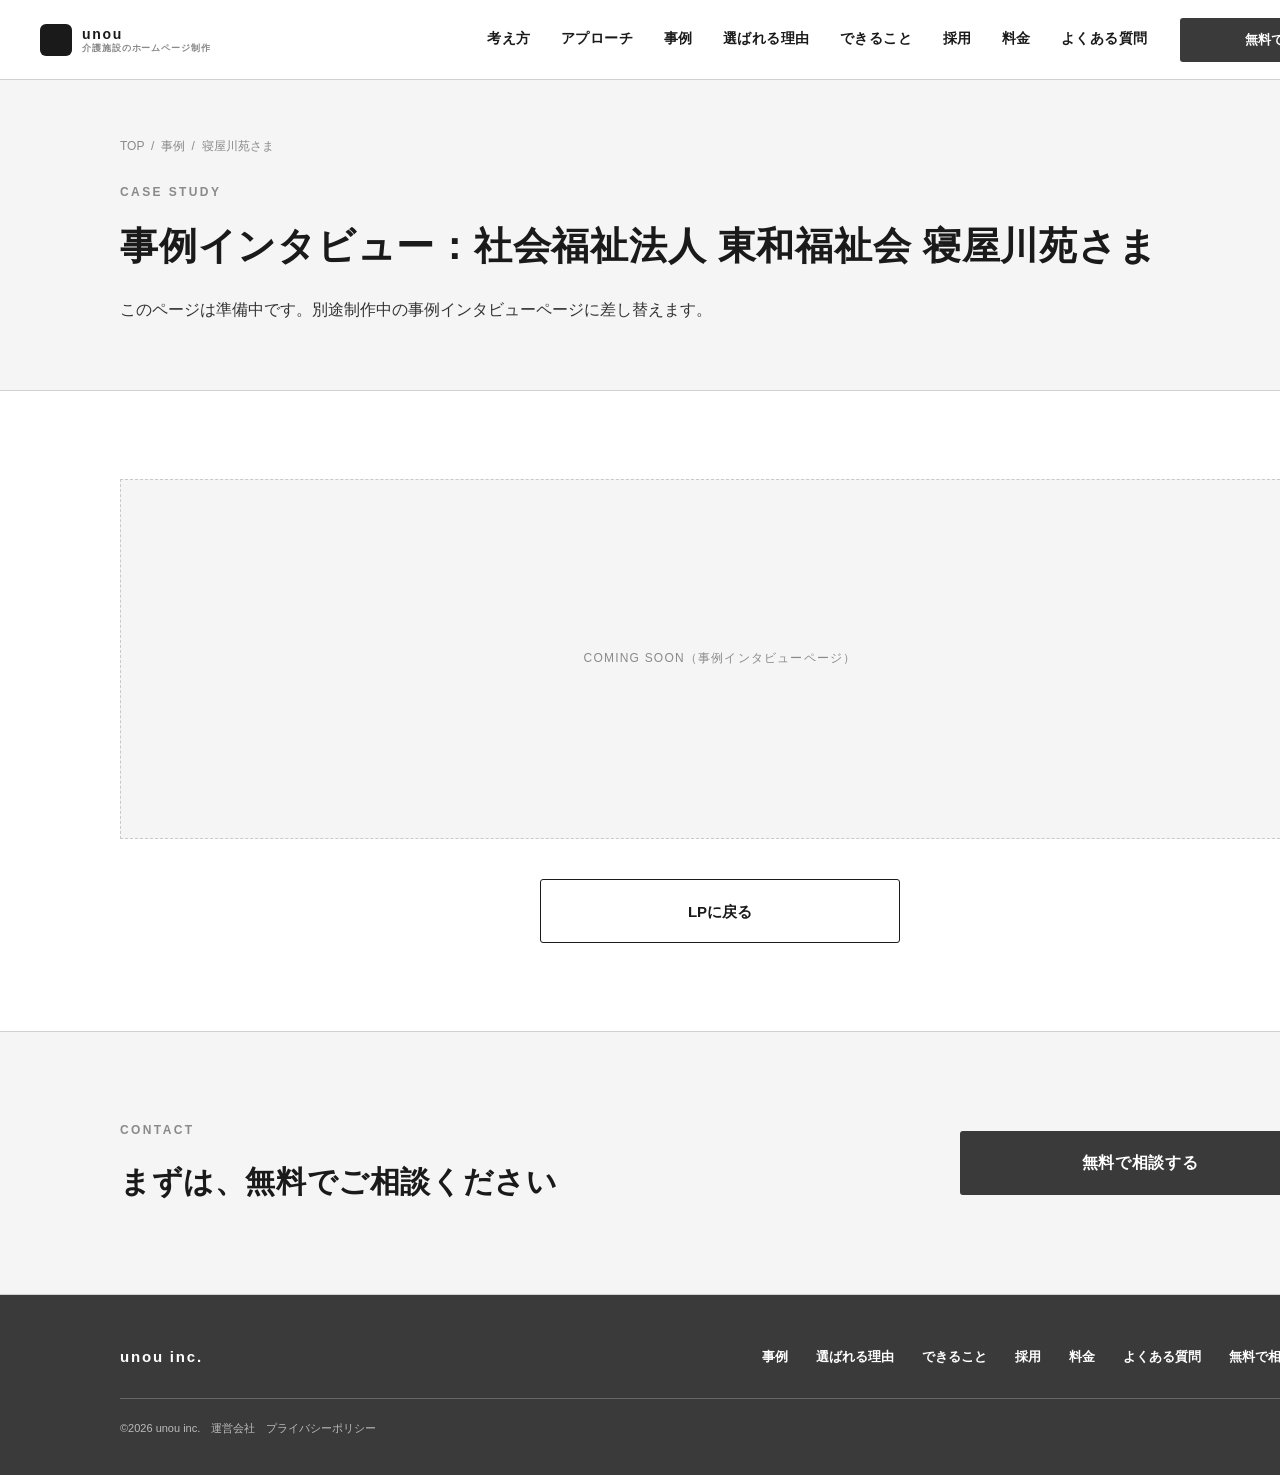
<file: case-neyagawaen-wf.html>
<!DOCTYPE html>
<html lang="ja">
<head>
<meta charset="UTF-8">
<title>事例インタビュー 寝屋川苑さま（準備中） — WF</title>
<style>
:root{--ink:#1a1a1a;--gray-1:#f5f5f5;--gray-2:#e4e4e4;--gray-3:#c9c9c9;--gray-4:#8a8a8a;--line:#d0d0d0;--dark:#3a3a3a;}
*{box-sizing:border-box;margin:0;padding:0;}
html,body{width:1440px;min-width:1440px;}
body{font-family:"Hiragino Kaku Gothic ProN","Hiragino Sans","Yu Gothic",Meiryo,sans-serif;color:var(--ink);background:#fff;line-height:1.8;-webkit-font-smoothing:antialiased;}
a{color:inherit;text-decoration:none;}
section{background:#fff;border-bottom:1px solid var(--line);width:1440px;padding:88px 120px;}
section.tint{background:var(--gray-1);}
.row{display:flex;}
.eyebrow{font-size:12px;letter-spacing:.2em;color:var(--gray-4);text-transform:uppercase;margin-bottom:16px;font-weight:600;}
h1{font-size:50px;line-height:1.45;letter-spacing:.02em;font-weight:700;}
h2{font-size:30px;line-height:1.6;letter-spacing:.02em;font-weight:700;margin-bottom:16px;}
h3{font-size:18px;font-weight:700;line-height:1.6;}
.lead{font-size:16px;color:#333;line-height:2;width:800px;}
.center{text-align:center;}
.center .lead{margin:0 auto;}
.ph{background:var(--gray-1);border:1px dashed var(--gray-3);display:flex;align-items:center;justify-content:center;color:var(--gray-4);font-size:12px;letter-spacing:.1em;}
.tint .ph{background:#fff;}
.btn{display:flex;align-items:center;justify-content:center;gap:12px;background:var(--dark);color:#fff;font-size:16px;font-weight:700;height:64px;width:360px;border-radius:3px;letter-spacing:.04em;}
.btn-line{display:flex;align-items:center;justify-content:center;gap:12px;background:#fff;border:1px solid var(--ink);font-size:15px;font-weight:700;height:64px;width:280px;border-radius:3px;}
.note{font-size:12px;color:var(--gray-4);line-height:1.8;}

/* header */
.hd{width:1440px;height:80px;background:#fff;border-bottom:1px solid var(--line);display:flex;align-items:center;padding:0 40px;}
.hd .logo{display:flex;align-items:center;gap:10px;width:300px;}
.hd .wm{font-size:14px;font-weight:700;letter-spacing:.12em;line-height:1.3;}
.hd .wm small{display:block;font-size:9px;font-weight:600;letter-spacing:.1em;color:var(--gray-4);}
.hd nav{display:flex;gap:30px;flex:1;justify-content:flex-end;margin-right:32px;}
.hd nav a{font-size:13.5px;font-weight:600;letter-spacing:.04em;}
.hd .hbtn{background:var(--dark);color:#fff;font-size:13px;font-weight:700;height:44px;width:220px;display:flex;align-items:center;justify-content:center;border-radius:3px;}

/* fv */
.fv{padding:80px 120px 72px;background:var(--gray-1);}
.fv .l{width:640px;margin-right:60px;}
.fv .r{width:500px;}
.fv .tag{display:flex;gap:8px;margin-bottom:24px;}
.chip{background:var(--gray-2);font-size:12px;font-weight:600;padding:4px 12px;border-radius:2px;}
.fv .sub{font-size:17px;line-height:2;color:#333;margin:24px 0 36px;}
.fv .kv{width:500px;height:420px;background:#fff;}
.fv .cta{display:flex;gap:16px;align-items:center;}
.stats{display:flex;gap:20px;margin-top:64px;}
.stat{width:386px;background:#fff;border:1px solid var(--line);padding:28px 28px 26px;}
.stat .k{font-size:12px;color:var(--gray-4);font-weight:600;letter-spacing:.06em;}
.stat .v{font-size:44px;font-weight:700;line-height:1.3;margin:4px 0 6px;}
.stat .v small{font-size:18px;margin-left:4px;}
.stat .d{font-size:13px;color:#444;line-height:1.8;}

/* flow diagram */
.flow{display:flex;align-items:center;margin-top:48px;}
.fbox{width:270px;height:150px;border:1px solid var(--ink);background:#fff;padding:22px 22px;}
.fbox .n{font-size:11px;color:var(--gray-4);font-weight:600;letter-spacing:.14em;}
.fbox b{display:block;font-size:17px;margin:4px 0 6px;}
.fbox p{font-size:13px;color:#444;line-height:1.7;}
.farr{width:60px;display:flex;justify-content:center;}
.fsplit{width:450px;}
.fsplit .o{height:69px;border:1px solid var(--line);background:#fff;display:flex;align-items:center;padding:0 22px;font-size:14px;}
.fsplit .o.on{border:1.5px solid var(--ink);font-weight:700;margin-bottom:12px;}
.fsplit .o span{width:124px;font-size:11px;color:var(--gray-4);font-weight:600;letter-spacing:.08em;}
.claim{margin-top:48px;border-top:1px solid var(--ink);padding-top:28px;font-size:20px;font-weight:700;line-height:1.8;}

/* issue -> approach */
.pairs{margin-top:48px;border-top:1px solid var(--ink);}
.pair{display:flex;align-items:stretch;border-bottom:1px solid var(--line);padding:36px 0;}
.pair .no{width:80px;font-size:34px;font-weight:700;line-height:1.2;}
.pair .is{width:440px;padding-right:32px;}
.pair .arr{width:80px;display:flex;align-items:center;justify-content:center;}
.pair .ap{width:600px;background:var(--gray-1);padding:26px 30px;}
.pair .lb{font-size:11px;color:var(--gray-4);font-weight:600;letter-spacing:.14em;margin-bottom:6px;}
.pair p{font-size:14px;color:#444;line-height:1.9;margin-top:8px;}

/* case */
.case-hd{display:flex;align-items:flex-end;margin-bottom:40px;}
.case-hd .t{width:760px;}
.case-hd .m{width:440px;font-size:13px;color:#444;line-height:1.9;border-left:1px solid var(--line);padding-left:28px;}
.case-main{display:flex;}
.case-main .shot{width:560px;height:468px;margin-right:40px;}
.ba{width:600px;border-top:1px solid var(--ink);}
.ba .r{display:flex;border-bottom:1px solid var(--line);}
.ba .r.h{font-size:11px;color:var(--gray-4);font-weight:600;letter-spacing:.14em;}
.ba .c1{width:150px;padding:18px 0;font-size:13px;font-weight:700;}
.ba .c2{width:190px;padding:18px 16px;font-size:13px;color:#555;}
.ba .c3{width:260px;padding:18px 16px;font-size:14px;font-weight:700;background:var(--gray-1);}
.ba .r.h .c1,.ba .r.h .c2,.ba .r.h .c3{padding:10px 16px;font-size:11px;font-weight:600;color:var(--gray-4);}
.ba .r.h .c1{padding-left:0;}
.voices{display:flex;gap:24px;margin-top:40px;}
.voice{width:588px;border:1px solid var(--line);padding:30px 32px;display:flex;}
.voice .p{width:88px;height:88px;border-radius:50%;margin-right:24px;font-size:10px;}
.voice .b{width:410px;}
.voice .q{font-size:17px;font-weight:700;line-height:1.8;}
.voice .w{font-size:12px;color:var(--gray-4);margin-top:10px;}
.more{display:flex;justify-content:center;margin-top:40px;}

/* cards */
.cards{display:flex;gap:24px;margin-top:48px;}
.card{width:384px;border:1px solid var(--line);background:#fff;}
.card .ci{height:180px;border:none;border-bottom:1px dashed var(--gray-3);}
.card .cb{padding:24px 26px 28px;}
.card .en{font-size:11px;letter-spacing:.14em;color:var(--gray-4);font-weight:600;}
.card h3{margin:4px 0 8px;}
.card p{font-size:13.5px;color:#444;line-height:1.9;}
.cards4 .card{width:282px;}
.cards4 .cb{padding:22px 22px 26px;}
.inc{display:flex;flex-wrap:wrap;gap:8px;margin-top:28px;}

/* recruit (sub) */
.sub-in{display:flex;}
.sub-in .l{width:540px;margin-right:60px;}
.sub-in .r{width:600px;}
.li{display:flex;border-bottom:1px solid var(--line);padding:20px 0;}
.li:first-child{border-top:1px solid var(--ink);}
.li .ic{width:44px;padding-top:2px;}
.li .tx{width:556px;}
.li b{font-size:16px;}
.li p{font-size:13.5px;color:#444;line-height:1.9;margin-top:2px;}

/* steps */
.steps{display:flex;margin-top:48px;}
.step{width:200px;border-top:1px solid var(--ink);padding:22px 20px 0 0;}
.step .n{font-size:28px;font-weight:700;line-height:1.2;}
.step b{display:block;font-size:15px;margin:8px 0 6px;}
.step p{font-size:12.5px;color:#444;line-height:1.8;}

/* price */
.price{display:flex;margin-top:48px;border:1px solid var(--ink);background:#fff;}
.price .l{width:480px;padding:44px 48px;border-right:1px solid var(--line);}
.price .l .v{font-size:52px;font-weight:700;line-height:1.3;}
.price .l .v small{font-size:20px;margin-left:4px;}
.price .r{width:718px;padding:44px 48px;}
.price .r h3{margin-bottom:12px;}
.ck{display:flex;align-items:center;gap:10px;font-size:14px;padding:6px 0;}
.cols{display:flex;}
.cols .col{width:311px;}

/* faq */
.faq{margin-top:40px;border-top:1px solid var(--ink);}
.qa{border-bottom:1px solid var(--line);padding:26px 0;display:flex;}
.qa .q{width:440px;font-size:16px;font-weight:700;line-height:1.7;padding-right:40px;display:flex;}
.qa .q span{width:36px;color:var(--gray-4);}
.qa .q div{width:364px;}
.qa .a{width:760px;font-size:14px;color:#444;line-height:2;}

/* team */
.team{display:flex;gap:24px;margin-top:40px;}
.mem{width:588px;border:1px solid var(--line);padding:28px 30px;display:flex;background:#fff;}
.mem .p{width:120px;height:150px;margin-right:26px;}
.mem .b{width:380px;}
.mem .role{font-size:11px;color:var(--gray-4);font-weight:600;letter-spacing:.1em;}
.mem b{display:block;font-size:18px;margin:2px 0 8px;}
.mem p{font-size:13px;color:#444;line-height:1.9;}

/* contact */
.ct{display:flex;}
.ct .l{width:480px;margin-right:80px;}
.ct .r{width:640px;background:#fff;border:1px solid var(--line);padding:40px 44px 44px;}
.ct .pt{display:flex;gap:12px;font-size:14px;padding:10px 0;border-bottom:1px solid var(--line);}
.fld{margin-bottom:18px;}
.fld label{display:flex;align-items:center;gap:8px;font-size:13px;font-weight:700;margin-bottom:6px;}
.req{font-size:10px;background:var(--dark);color:#fff;padding:1px 6px;border-radius:2px;font-weight:600;}
.opt{font-size:10px;background:var(--gray-2);padding:1px 6px;border-radius:2px;font-weight:600;}
.inp{height:48px;border:1px solid var(--gray-3);border-radius:3px;display:flex;align-items:center;padding:0 14px;font-size:13px;color:var(--gray-4);}
.inp.ta{height:110px;align-items:flex-start;padding-top:12px;}
.half{display:flex;gap:16px;}
.half .fld{width:267px;}
.chks{display:flex;flex-wrap:wrap;gap:8px 20px;}
.chk{display:flex;align-items:center;gap:8px;font-size:13px;}
.chk i{width:16px;height:16px;border:1px solid var(--gray-4);border-radius:2px;display:block;}
.ct .btn{width:552px;margin-top:8px;}


/* data strip */
.data{display:flex;margin-top:40px;border:1px solid var(--line);}
.data .d{width:250px;padding:20px 24px;border-right:1px solid var(--line);}
.data .d .k{font-size:11px;color:var(--gray-4);font-weight:600;line-height:1.6;}
.data .d .v{font-size:30px;font-weight:700;line-height:1.4;}
.data .d .v small{font-size:13px;margin-left:3px;}
.data .d .s{font-size:11px;color:var(--gray-4);}
.data .d.txt{width:448px;border-right:none;background:var(--gray-1);display:flex;align-items:center;}
.data .d.txt p{font-size:13px;line-height:1.9;color:#333;}
/* approach 2col */
.aps{display:flex;gap:24px;margin-top:48px;}
.apc{width:588px;background:#fff;border:1px solid var(--line);padding:36px 36px 16px;}
.aph{display:flex;border-bottom:1px solid var(--ink);padding-bottom:24px;}
.aph .no{width:72px;font-size:52px;font-weight:700;line-height:1.1;}
.aph .lb{font-size:11px;color:var(--gray-4);font-weight:600;letter-spacing:.14em;}
.aph h3{font-size:24px;}
.aph .ds{font-size:13.5px;color:#444;margin-top:4px;width:440px;}
.api{display:flex;padding:22px 0;border-bottom:1px solid var(--line);}
.api .n{width:72px;font-size:14px;font-weight:700;color:var(--gray-4);padding-top:2px;}
.api .t{width:442px;}
.api b{font-size:16px;}
.api p{font-size:13.5px;color:#444;line-height:1.9;margin-top:4px;}
.api.plus{border-bottom:none;}
.api.plus .t{border:1px dashed var(--gray-3);padding:12px 16px;width:442px;}
.card .who{font-size:12px;color:var(--gray-4);margin-top:12px;border-top:1px solid var(--line);padding-top:10px;}
/* footer */
.ft{width:1440px;background:var(--dark);color:#fff;padding:48px 120px 36px;}
.ft .top{display:flex;align-items:center;margin-bottom:28px;}
.ft .nm{font-size:15px;font-weight:700;letter-spacing:.12em;width:400px;}
.ft .nav{display:flex;gap:28px;width:800px;justify-content:flex-end;}
.ft .nav a{font-size:13px;font-weight:600;}
.ft .copy{font-size:11px;color:#bbb;border-top:1px solid #666;padding-top:20px;}
</style>
</head>
<body>

<div class="hd">
  <a class="logo" href="kaigo-lp-wf.html#top"><svg width="32" height="32" viewBox="0 0 32 32"><rect width="32" height="32" rx="6" fill="#1a1a1a"/></svg><span class="wm">unou<small>介護施設のホームページ制作</small></span></a>
  <nav>
    <a href="kaigo-lp-wf.html#reason">考え方</a>
    <a href="kaigo-lp-wf.html#approach">アプローチ</a>
    <a href="kaigo-lp-wf.html#case">事例</a>
    <a href="kaigo-lp-wf.html#whyus">選ばれる理由</a>
    <a href="kaigo-lp-wf.html#service">できること</a>
    <a href="kaigo-lp-wf.html#recruit">採用</a>
    <a href="kaigo-lp-wf.html#price">料金</a>
    <a href="kaigo-lp-wf.html#faq">よくある質問</a>
  </nav>
  <a class="hbtn" href="kaigo-lp-wf.html#contact">無料で相談する</a>
</div>

<section style="padding:56px 120px 64px;background:var(--gray-1);">
  <p class="note" style="margin-bottom:24px;">TOP &nbsp;/&nbsp; 事例 &nbsp;/&nbsp; 寝屋川苑さま</p>
  <p class="eyebrow">Case Study</p>
  <h1 style="font-size:38px;">事例インタビュー：社会福祉法人 東和福祉会 寝屋川苑さま</h1>
  <p class="lead" style="margin-top:20px;">このページは準備中です。別途制作中の事例インタビューページに差し替えます。</p>
</section>
<section>
  <div class="ph" style="height:360px;">COMING SOON（事例インタビューページ）</div>
  <div class="more"><a class="btn-line" href="kaigo-lp-wf.html#case" style="width:360px;">LPに戻る</a></div>
</section>
<section class="tint">
  <div class="row" style="align-items:center;"><div style="width:840px;"><p class="eyebrow">Contact</p><h2 style="margin-bottom:0;">まずは、無料でご相談ください</h2></div><a class="btn" href="kaigo-lp-wf.html#contact">無料で相談する</a></div>
</section>
<div class="ft">
  <div class="top">
    <p class="nm">unou inc.</p>
    <div class="nav"><a href="kaigo-lp-wf.html#case">事例</a><a href="kaigo-lp-wf.html#whyus">選ばれる理由</a><a href="kaigo-lp-wf.html#service">できること</a><a href="kaigo-lp-wf.html#recruit">採用</a><a href="kaigo-lp-wf.html#price">料金</a><a href="kaigo-lp-wf.html#faq">よくある質問</a><a href="kaigo-lp-wf.html#contact">無料で相談する</a></div>
  </div>
  <p class="copy">©2026 unou inc.　運営会社　プライバシーポリシー</p>
</div>

</body>
</html>
</file>
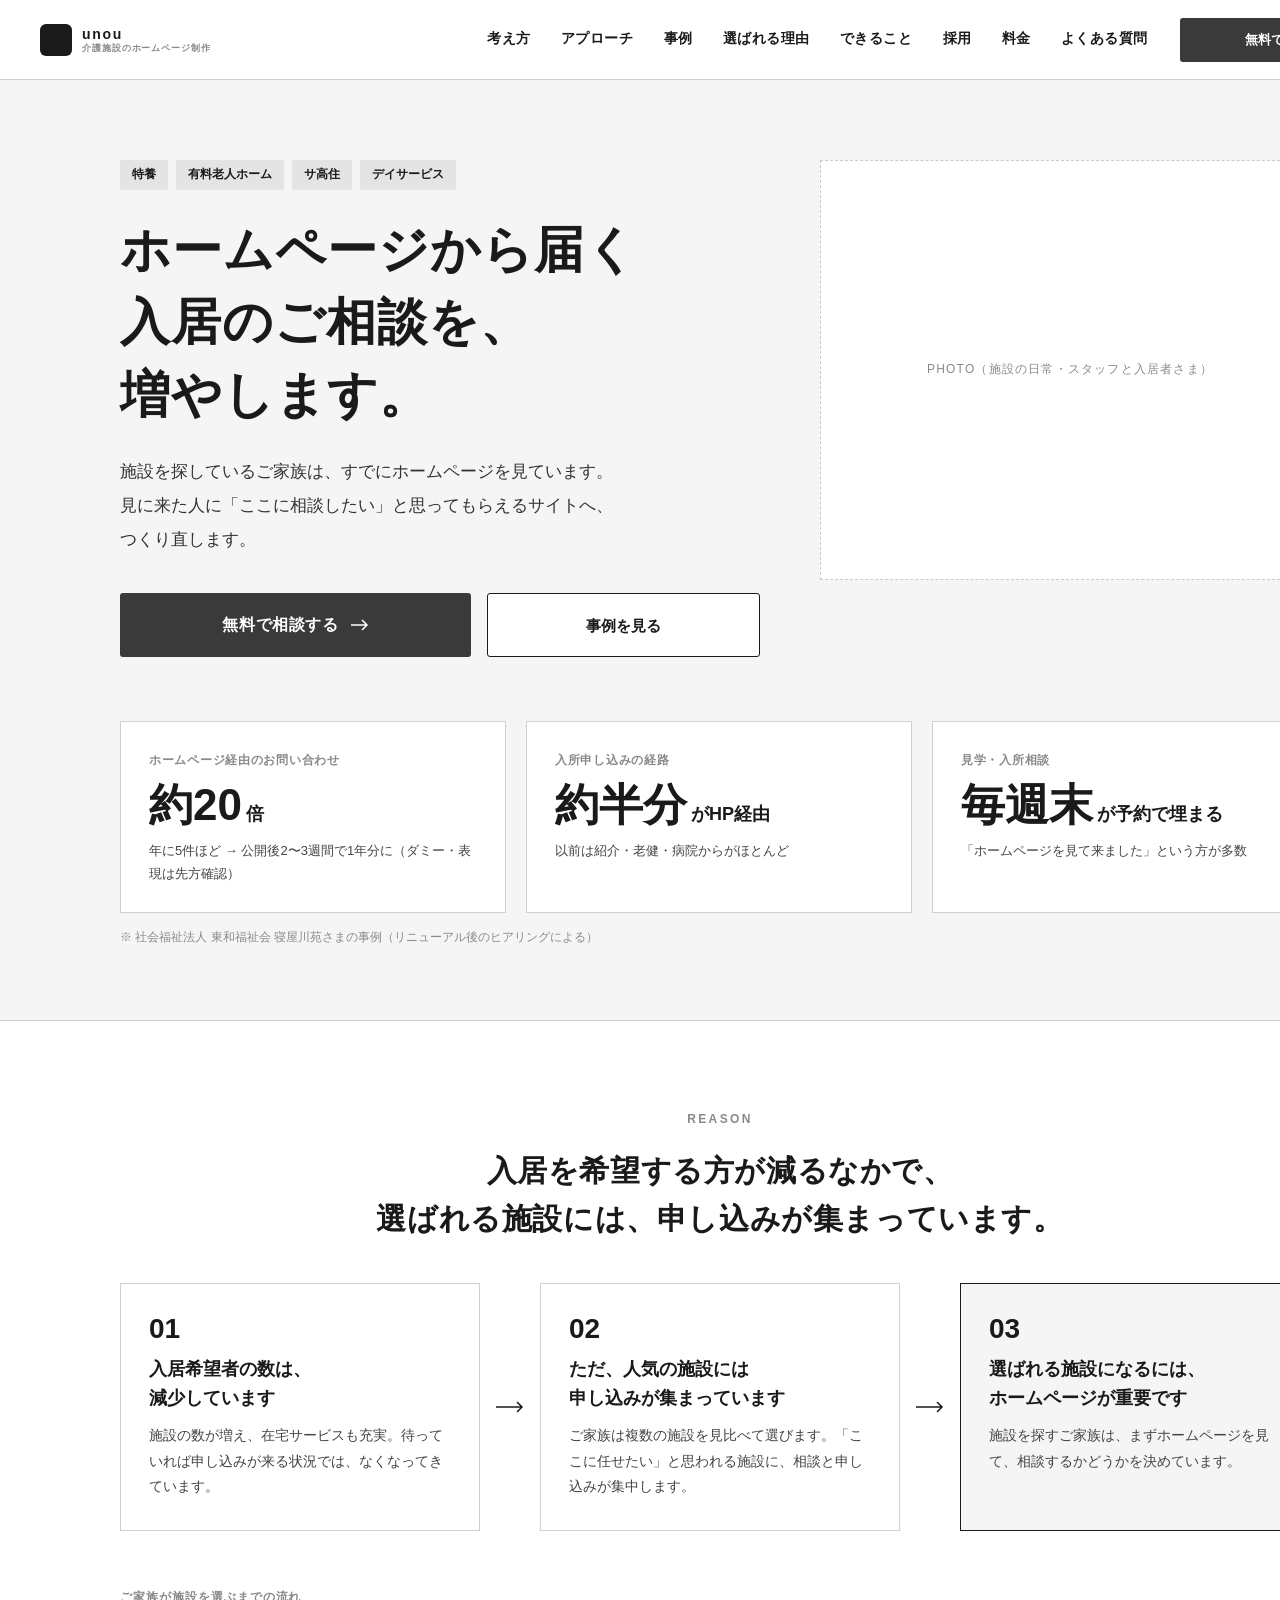
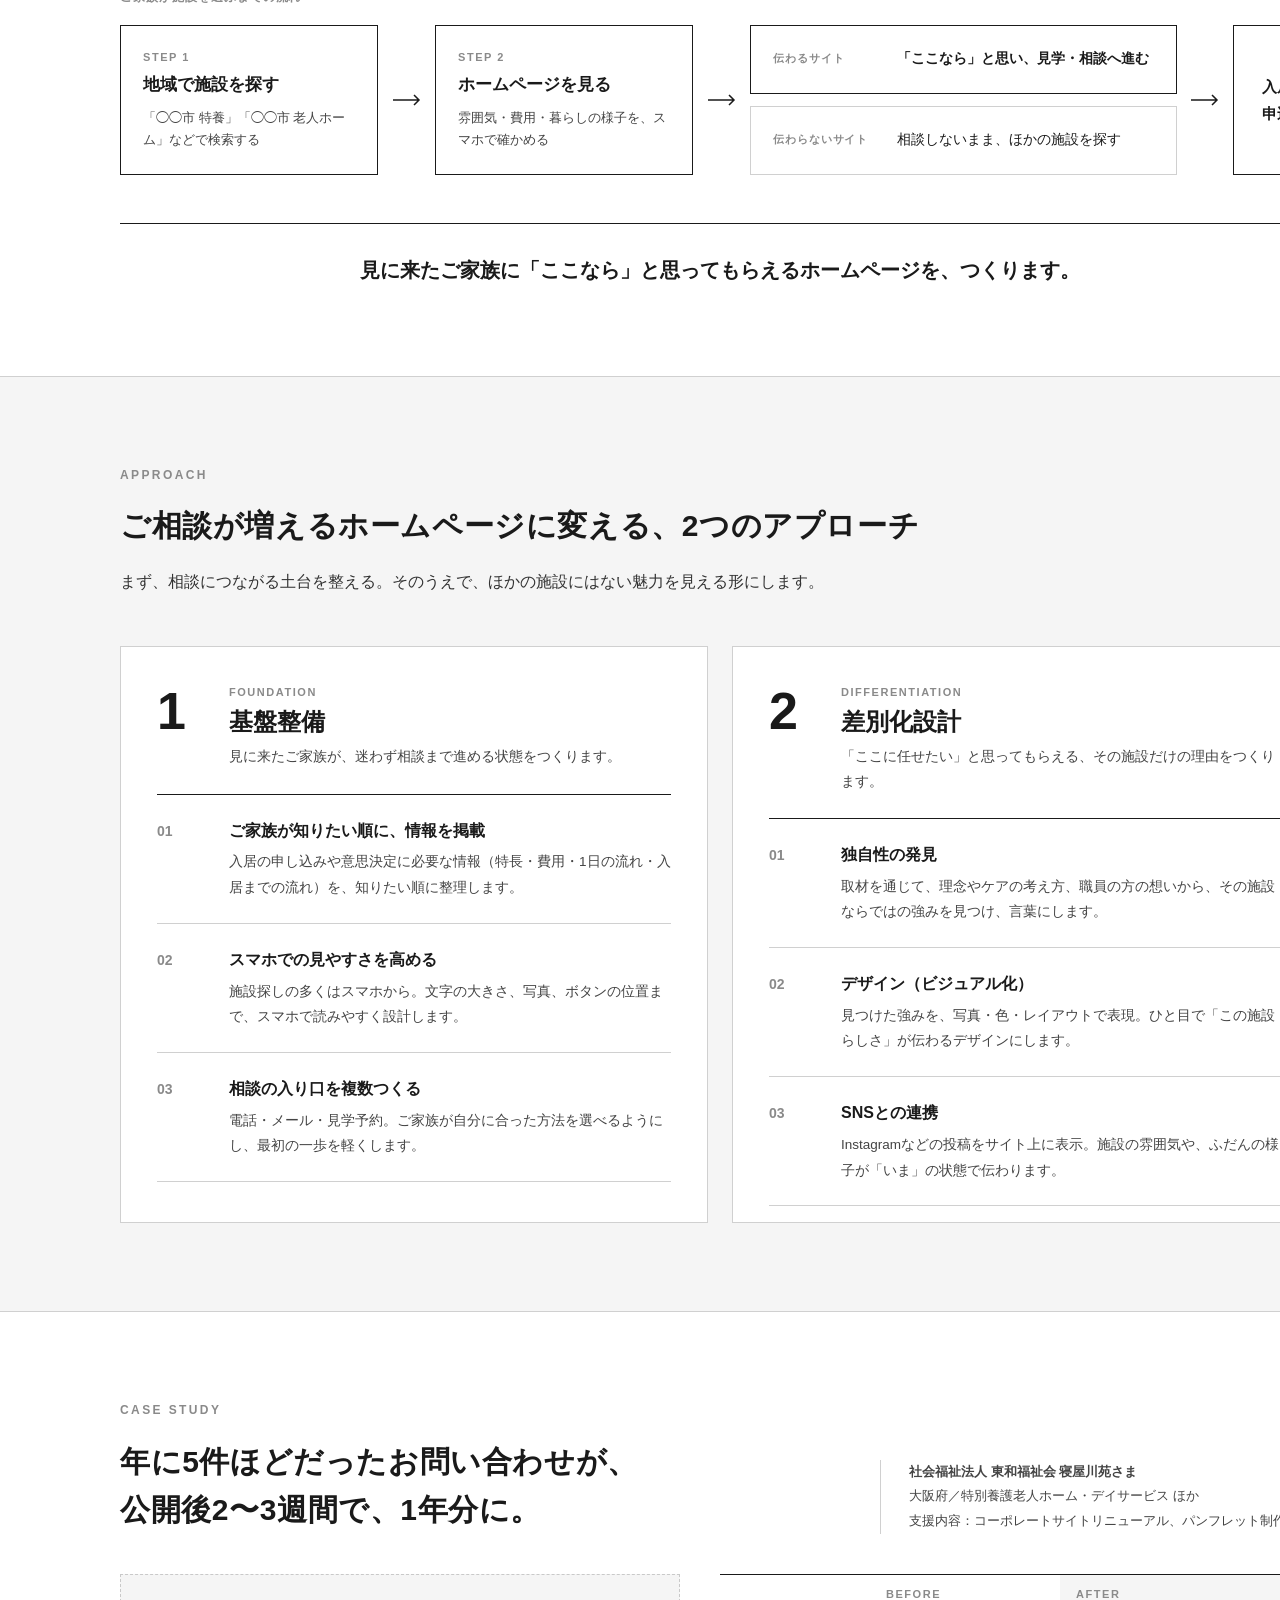
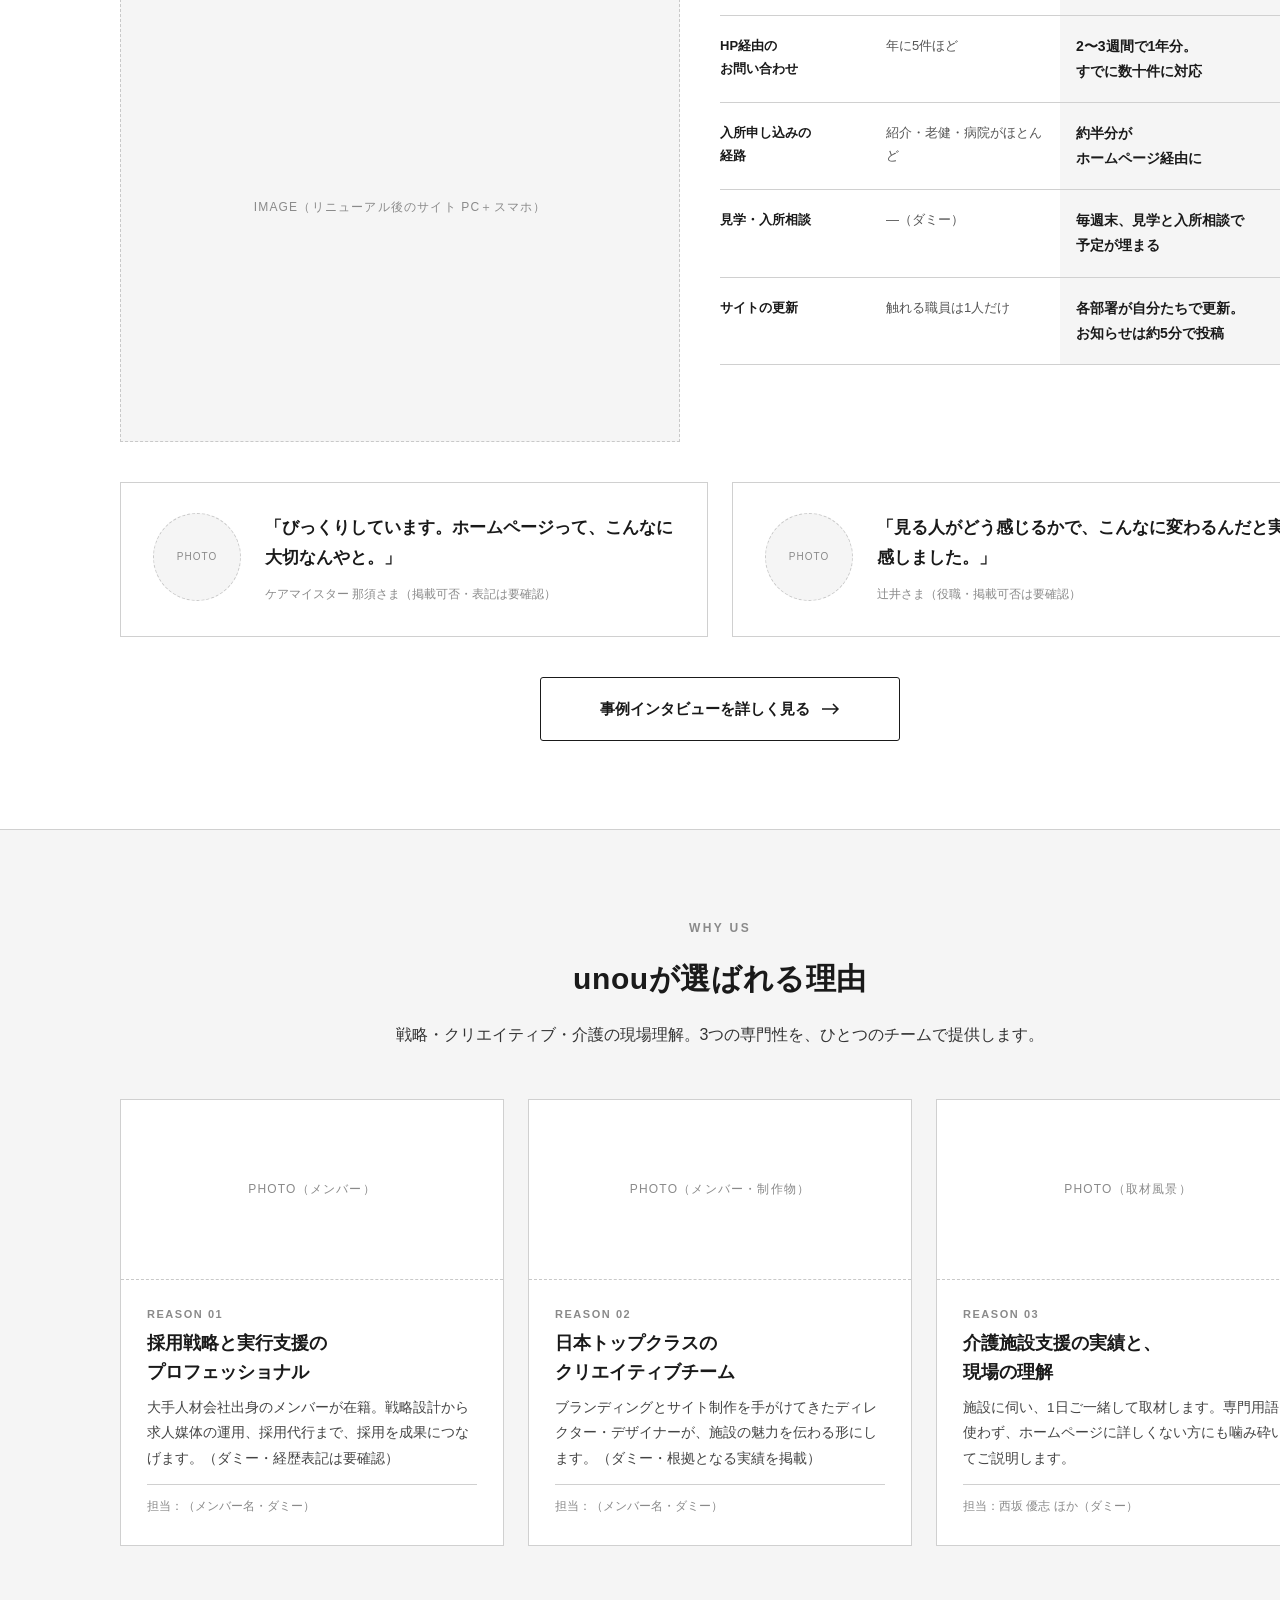
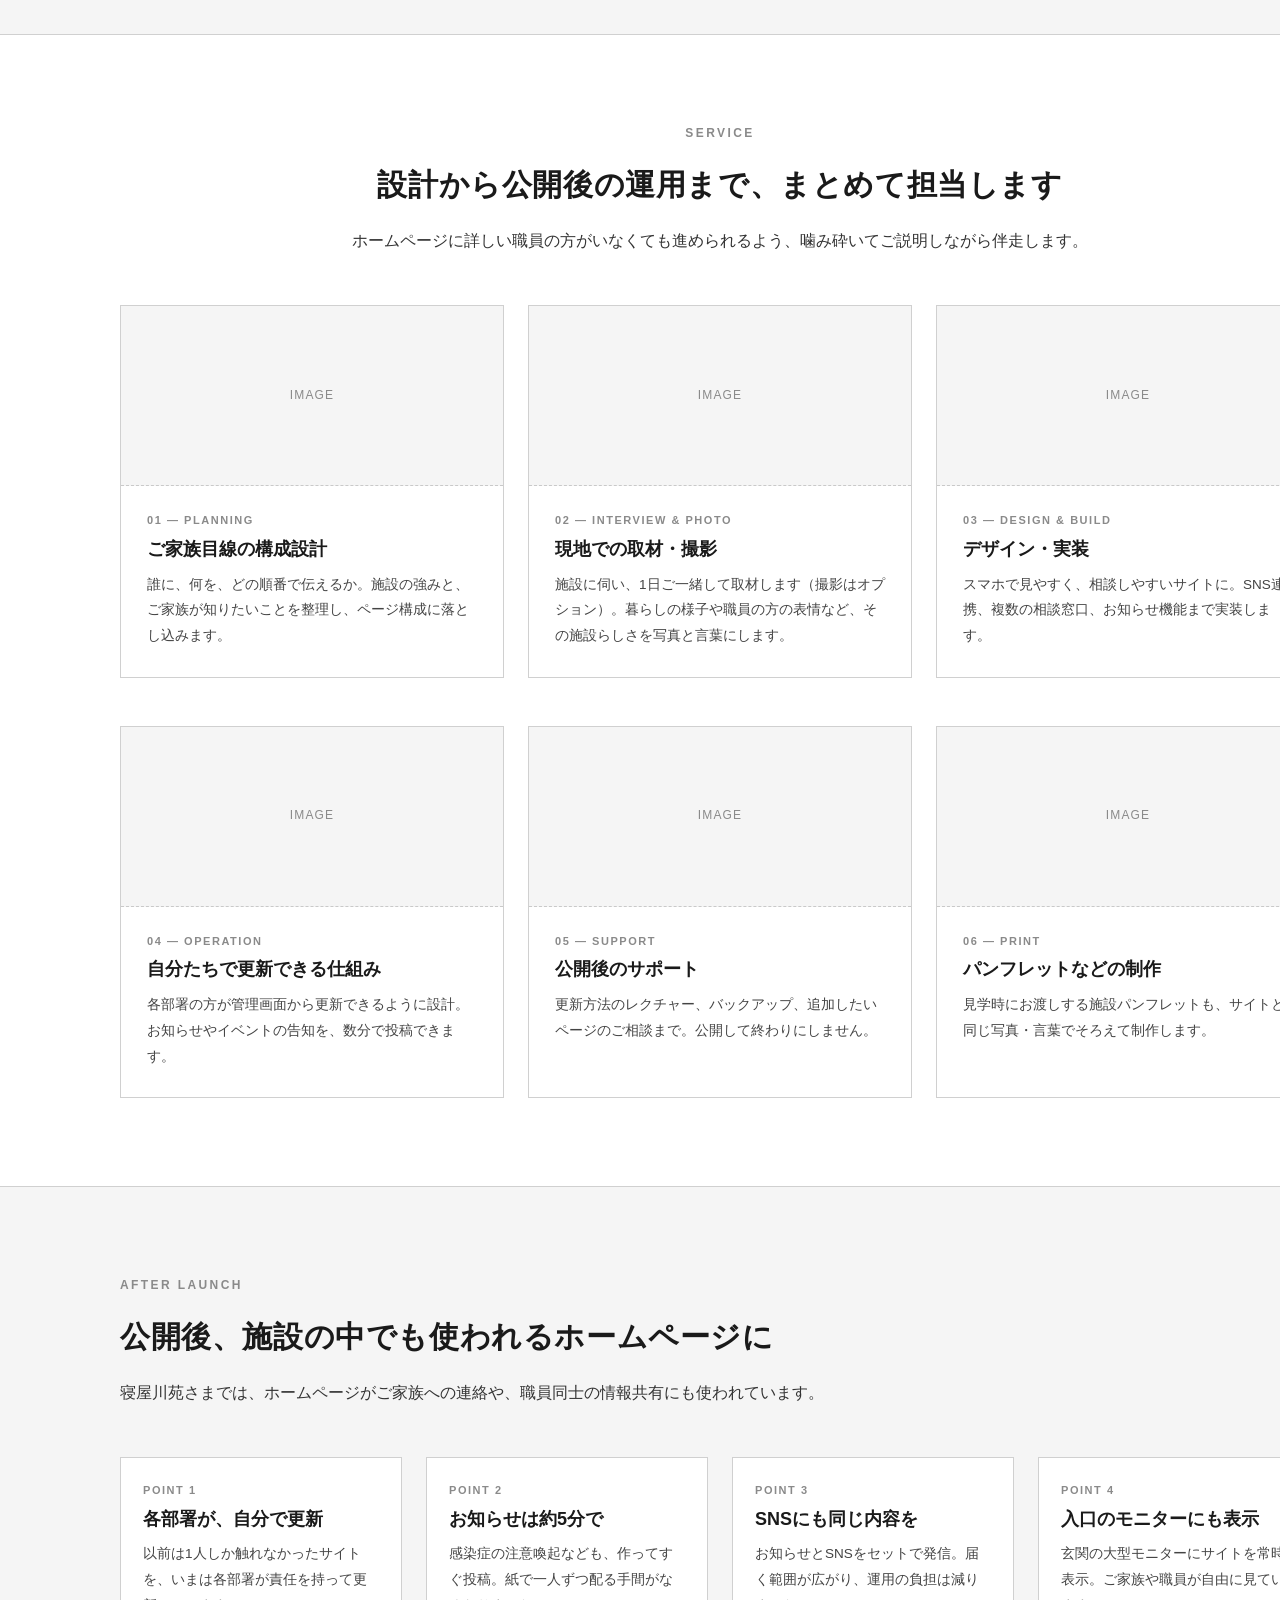
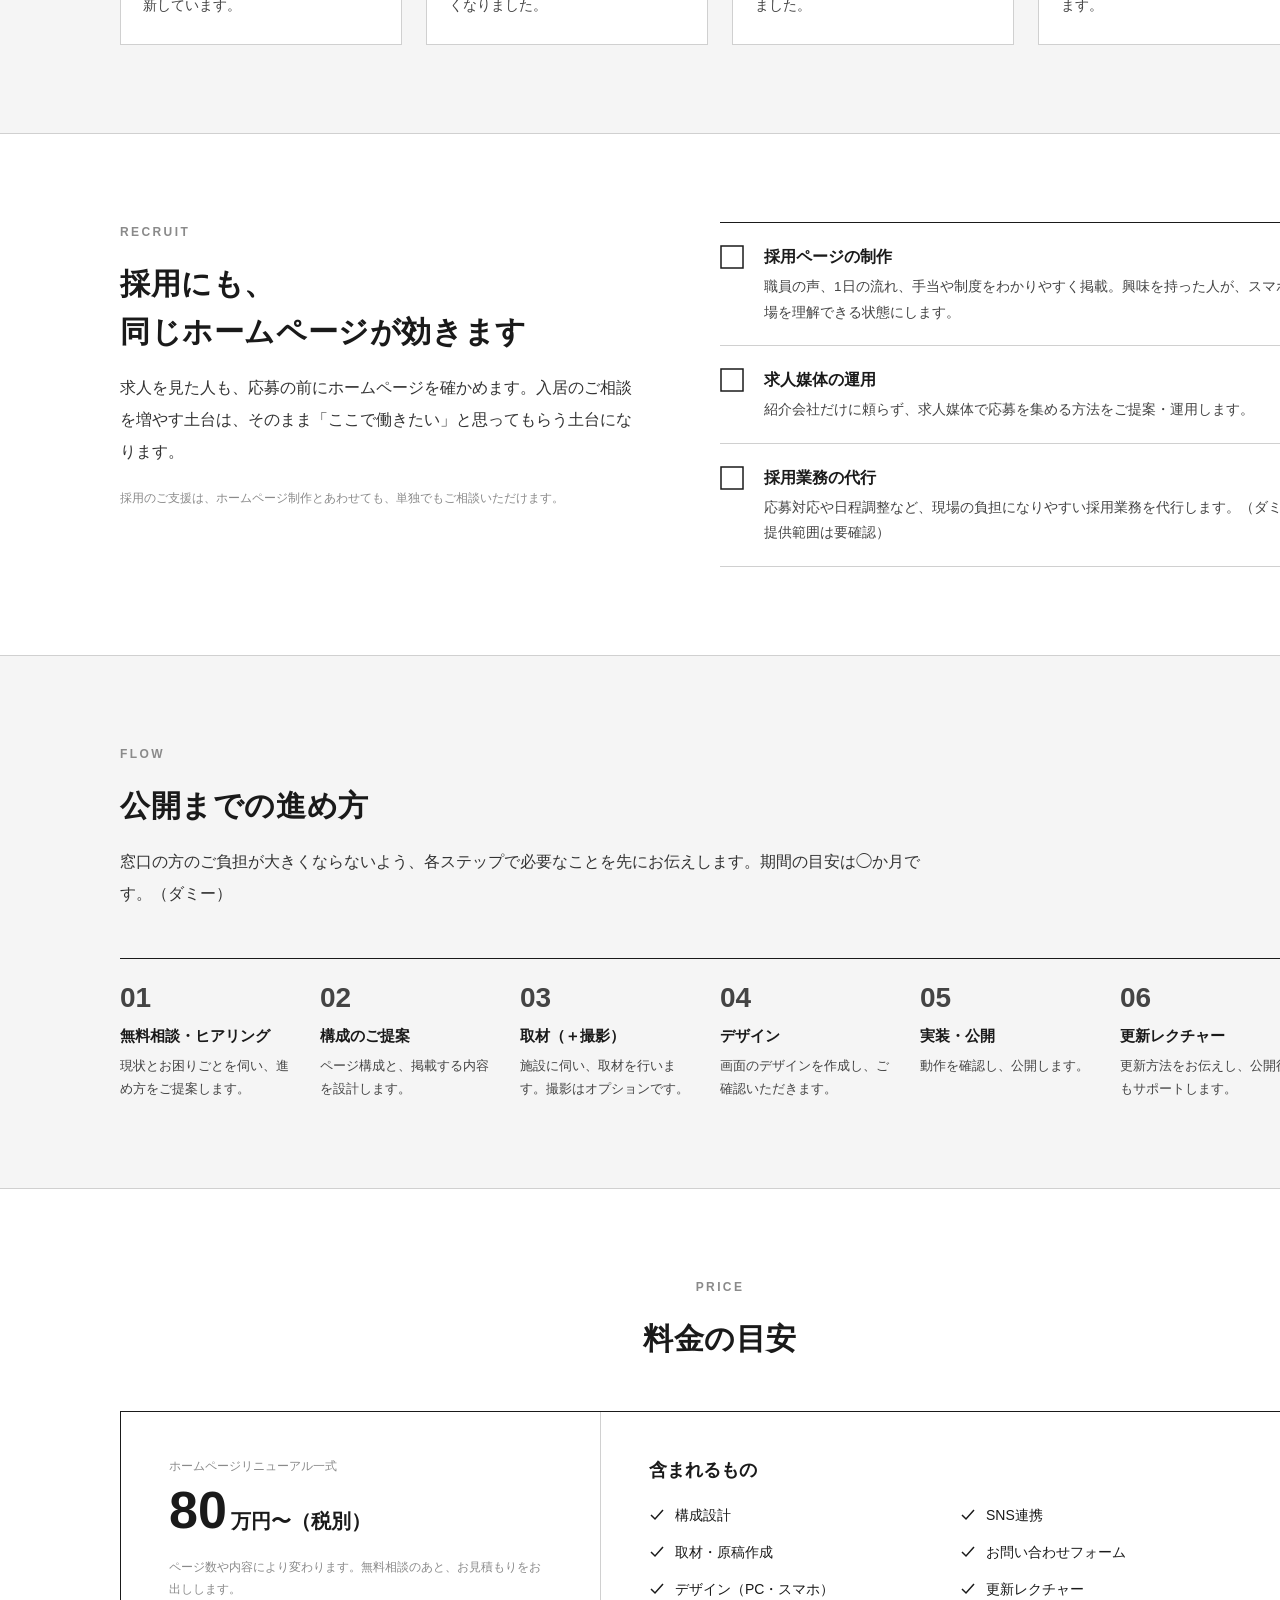
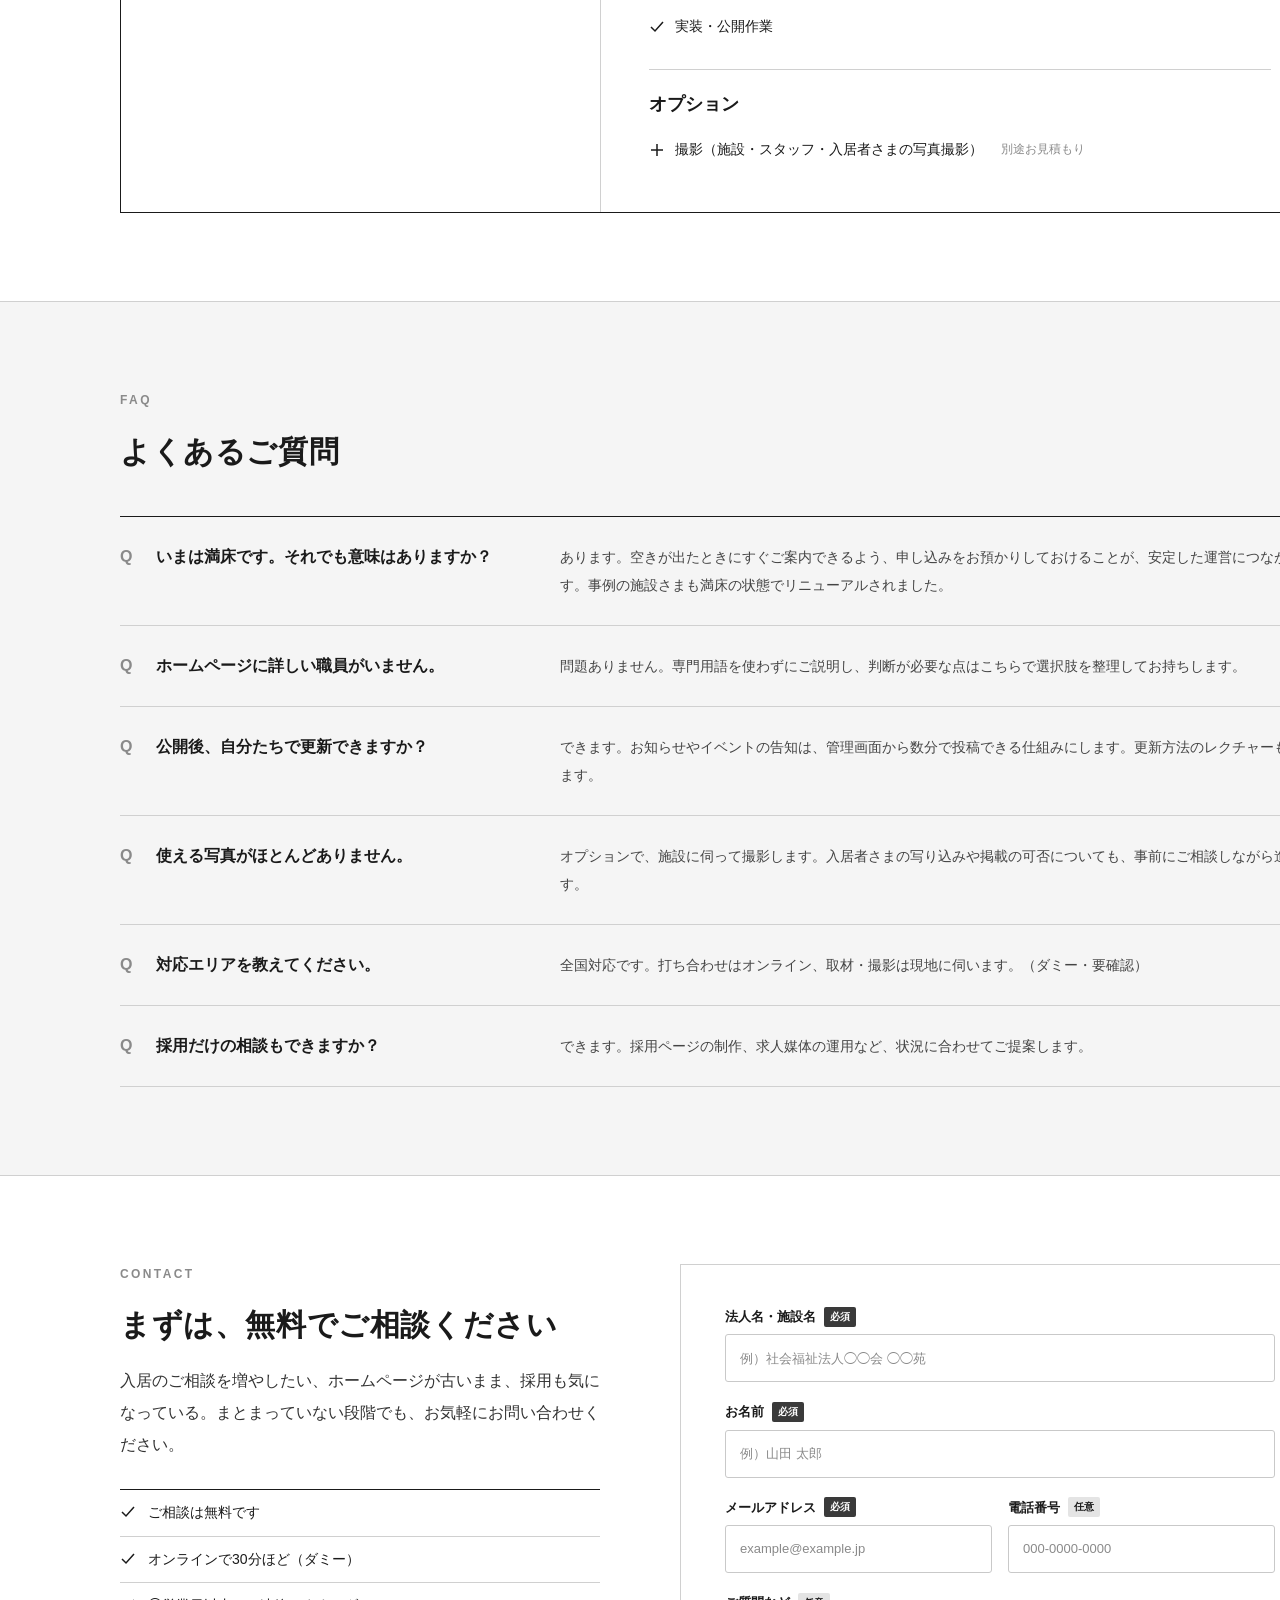
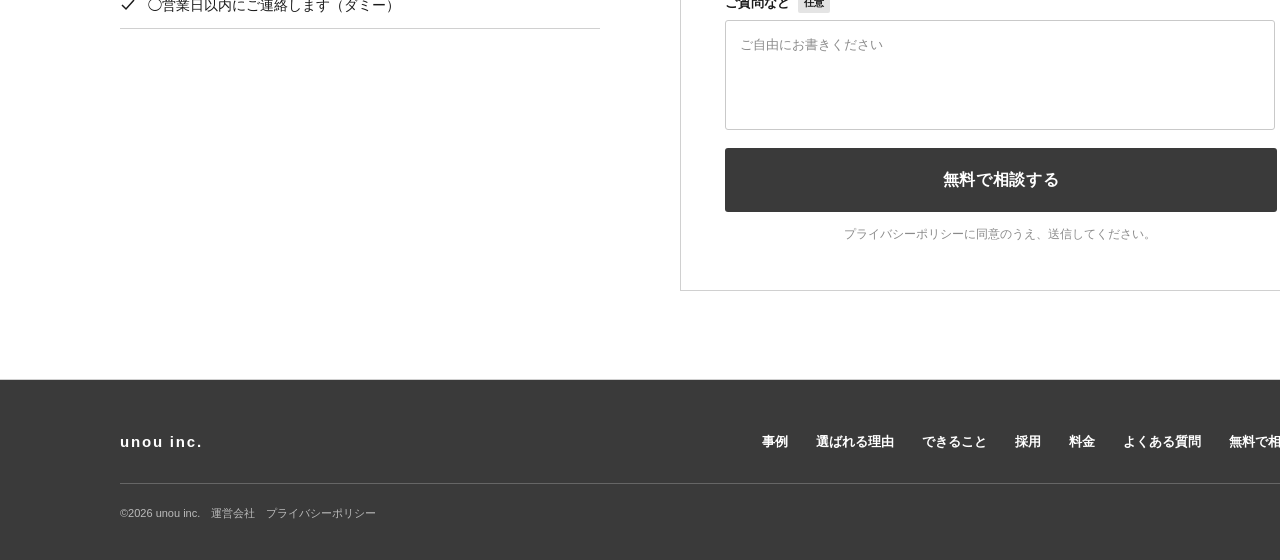
<file: kaigo-lp-wf.html>
<!DOCTYPE html>
<html lang="ja">
<head>
<meta charset="UTF-8">
<title>介護施設向け 入居相談が増えるホームページ制作 LP — WF</title>
<style>
:root{--ink:#1a1a1a;--gray-1:#f5f5f5;--gray-2:#e4e4e4;--gray-3:#c9c9c9;--gray-4:#8a8a8a;--line:#d0d0d0;--dark:#3a3a3a;}
*{box-sizing:border-box;margin:0;padding:0;}
html,body{width:1440px;min-width:1440px;}
body{font-family:"Hiragino Kaku Gothic ProN","Hiragino Sans","Yu Gothic",Meiryo,sans-serif;color:var(--ink);background:#fff;line-height:1.8;-webkit-font-smoothing:antialiased;}
a{color:inherit;text-decoration:none;}
section{background:#fff;border-bottom:1px solid var(--line);width:1440px;padding:88px 120px;}
section.tint{background:var(--gray-1);}
.row{display:flex;}
.eyebrow{font-size:12px;letter-spacing:.2em;color:var(--gray-4);text-transform:uppercase;margin-bottom:16px;font-weight:600;}
h1{font-size:50px;line-height:1.45;letter-spacing:.02em;font-weight:700;}
h2{font-size:30px;line-height:1.6;letter-spacing:.02em;font-weight:700;margin-bottom:16px;}
h3{font-size:18px;font-weight:700;line-height:1.6;}
.lead{font-size:16px;color:#333;line-height:2;width:800px;}
.center{text-align:center;}
.center .lead{margin:0 auto;}
.ph{background:var(--gray-1);border:1px dashed var(--gray-3);display:flex;align-items:center;justify-content:center;color:var(--gray-4);font-size:12px;letter-spacing:.1em;}
.tint .ph{background:#fff;}
.btn{display:flex;align-items:center;justify-content:center;gap:12px;background:var(--dark);color:#fff;font-size:16px;font-weight:700;height:64px;width:360px;border-radius:3px;letter-spacing:.04em;}
.btn-line{display:flex;align-items:center;justify-content:center;gap:12px;background:#fff;border:1px solid var(--ink);font-size:15px;font-weight:700;height:64px;width:280px;border-radius:3px;}
.note{font-size:12px;color:var(--gray-4);line-height:1.8;}

/* header */
.hd{width:1440px;height:80px;background:#fff;border-bottom:1px solid var(--line);display:flex;align-items:center;padding:0 40px;}
.hd .logo{display:flex;align-items:center;gap:10px;width:300px;}
.hd .wm{font-size:14px;font-weight:700;letter-spacing:.12em;line-height:1.3;}
.hd .wm small{display:block;font-size:9px;font-weight:600;letter-spacing:.1em;color:var(--gray-4);}
.hd nav{display:flex;gap:30px;flex:1;justify-content:flex-end;margin-right:32px;}
.hd nav a{font-size:13.5px;font-weight:600;letter-spacing:.04em;}
.hd .hbtn{background:var(--dark);color:#fff;font-size:13px;font-weight:700;height:44px;width:220px;display:flex;align-items:center;justify-content:center;border-radius:3px;}

/* fv */
.fv{padding:80px 120px 72px;background:var(--gray-1);}
.fv .l{width:640px;margin-right:60px;}
.fv .r{width:500px;}
.fv .tag{display:flex;gap:8px;margin-bottom:24px;}
.chip{background:var(--gray-2);font-size:12px;font-weight:600;padding:4px 12px;border-radius:2px;}
.fv .sub{font-size:17px;line-height:2;color:#333;margin:24px 0 36px;}
.fv .kv{width:500px;height:420px;background:#fff;}
.fv .cta{display:flex;gap:16px;align-items:center;}
.stats{display:flex;gap:20px;margin-top:64px;}
.stat{width:386px;background:#fff;border:1px solid var(--line);padding:28px 28px 26px;}
.stat .k{font-size:12px;color:var(--gray-4);font-weight:600;letter-spacing:.06em;}
.stat .v{font-size:44px;font-weight:700;line-height:1.3;margin:4px 0 6px;}
.stat .v small{font-size:18px;margin-left:4px;}
.stat .d{font-size:13px;color:#444;line-height:1.8;}

/* flow diagram */
.flow{display:flex;align-items:center;margin-top:48px;}
.fbox{width:270px;height:150px;border:1px solid var(--ink);background:#fff;padding:22px 22px;}
.fbox .n{font-size:11px;color:var(--gray-4);font-weight:600;letter-spacing:.14em;}
.fbox b{display:block;font-size:17px;margin:4px 0 6px;}
.fbox p{font-size:13px;color:#444;line-height:1.7;}
.farr{width:60px;display:flex;justify-content:center;}
.fsplit{width:450px;}
.fsplit .o{height:69px;border:1px solid var(--line);background:#fff;display:flex;align-items:center;padding:0 22px;font-size:14px;}
.fsplit .o.on{border:1.5px solid var(--ink);font-weight:700;margin-bottom:12px;}
.fsplit .o span{width:124px;font-size:11px;color:var(--gray-4);font-weight:600;letter-spacing:.08em;}
.claim{margin-top:48px;border-top:1px solid var(--ink);padding-top:28px;font-size:20px;font-weight:700;line-height:1.8;}

/* issue -> approach */
.pairs{margin-top:48px;border-top:1px solid var(--ink);}
.pair{display:flex;align-items:stretch;border-bottom:1px solid var(--line);padding:36px 0;}
.pair .no{width:80px;font-size:34px;font-weight:700;line-height:1.2;}
.pair .is{width:440px;padding-right:32px;}
.pair .arr{width:80px;display:flex;align-items:center;justify-content:center;}
.pair .ap{width:600px;background:var(--gray-1);padding:26px 30px;}
.pair .lb{font-size:11px;color:var(--gray-4);font-weight:600;letter-spacing:.14em;margin-bottom:6px;}
.pair p{font-size:14px;color:#444;line-height:1.9;margin-top:8px;}

/* case */
.case-hd{display:flex;align-items:flex-end;margin-bottom:40px;}
.case-hd .t{width:760px;}
.case-hd .m{width:440px;font-size:13px;color:#444;line-height:1.9;border-left:1px solid var(--line);padding-left:28px;}
.case-main{display:flex;}
.case-main .shot{width:560px;height:468px;margin-right:40px;}
.ba{width:600px;border-top:1px solid var(--ink);}
.ba .r{display:flex;border-bottom:1px solid var(--line);}
.ba .r.h{font-size:11px;color:var(--gray-4);font-weight:600;letter-spacing:.14em;}
.ba .c1{width:150px;padding:18px 0;font-size:13px;font-weight:700;}
.ba .c2{width:190px;padding:18px 16px;font-size:13px;color:#555;}
.ba .c3{width:260px;padding:18px 16px;font-size:14px;font-weight:700;background:var(--gray-1);}
.ba .r.h .c1,.ba .r.h .c2,.ba .r.h .c3{padding:10px 16px;font-size:11px;font-weight:600;color:var(--gray-4);}
.ba .r.h .c1{padding-left:0;}
.voices{display:flex;gap:24px;margin-top:40px;}
.voice{width:588px;border:1px solid var(--line);padding:30px 32px;display:flex;}
.voice .p{width:88px;height:88px;border-radius:50%;margin-right:24px;font-size:10px;}
.voice .b{width:410px;}
.voice .q{font-size:17px;font-weight:700;line-height:1.8;}
.voice .w{font-size:12px;color:var(--gray-4);margin-top:10px;}
.more{display:flex;justify-content:center;margin-top:40px;}

/* cards */
.cards{display:flex;gap:24px;margin-top:48px;}
.card{width:384px;border:1px solid var(--line);background:#fff;}
.card .ci{height:180px;border:none;border-bottom:1px dashed var(--gray-3);}
.card .cb{padding:24px 26px 28px;}
.card .en{font-size:11px;letter-spacing:.14em;color:var(--gray-4);font-weight:600;}
.card h3{margin:4px 0 8px;}
.card p{font-size:13.5px;color:#444;line-height:1.9;}
.cards4 .card{width:282px;}
.cards4 .cb{padding:22px 22px 26px;}
.inc{display:flex;flex-wrap:wrap;gap:8px;margin-top:28px;}

/* recruit (sub) */
.sub-in{display:flex;}
.sub-in .l{width:540px;margin-right:60px;}
.sub-in .r{width:600px;}
.li{display:flex;border-bottom:1px solid var(--line);padding:20px 0;}
.li:first-child{border-top:1px solid var(--ink);}
.li .ic{width:44px;padding-top:2px;}
.li .tx{width:556px;}
.li b{font-size:16px;}
.li p{font-size:13.5px;color:#444;line-height:1.9;margin-top:2px;}

/* steps */
.steps{display:flex;margin-top:48px;}
.step{width:200px;border-top:1px solid var(--ink);padding:22px 20px 0 0;}
.step .n{font-size:28px;font-weight:700;line-height:1.2;}
.step b{display:block;font-size:15px;margin:8px 0 6px;}
.step p{font-size:12.5px;color:#444;line-height:1.8;}

/* price */
.price{display:flex;margin-top:48px;border:1px solid var(--ink);background:#fff;}
.price .l{width:480px;padding:44px 48px;border-right:1px solid var(--line);}
.price .l .v{font-size:52px;font-weight:700;line-height:1.3;}
.price .l .v small{font-size:20px;margin-left:4px;}
.price .r{width:718px;padding:44px 48px;}
.price .r h3{margin-bottom:12px;}
.ck{display:flex;align-items:center;gap:10px;font-size:14px;padding:6px 0;}
.cols{display:flex;}
.cols .col{width:311px;}

/* faq */
.faq{margin-top:40px;border-top:1px solid var(--ink);}
.qa{border-bottom:1px solid var(--line);padding:26px 0;display:flex;}
.qa .q{width:440px;font-size:16px;font-weight:700;line-height:1.7;padding-right:40px;display:flex;}
.qa .q span{width:36px;color:var(--gray-4);}
.qa .q div{width:364px;}
.qa .a{width:760px;font-size:14px;color:#444;line-height:2;}

/* team */
.team{display:flex;gap:24px;margin-top:40px;}
.mem{width:588px;border:1px solid var(--line);padding:28px 30px;display:flex;background:#fff;}
.mem .p{width:120px;height:150px;margin-right:26px;}
.mem .b{width:380px;}
.mem .role{font-size:11px;color:var(--gray-4);font-weight:600;letter-spacing:.1em;}
.mem b{display:block;font-size:18px;margin:2px 0 8px;}
.mem p{font-size:13px;color:#444;line-height:1.9;}

/* contact */
.ct{display:flex;}
.ct .l{width:480px;margin-right:80px;}
.ct .r{width:640px;background:#fff;border:1px solid var(--line);padding:40px 44px 44px;}
.ct .pt{display:flex;gap:12px;font-size:14px;padding:10px 0;border-bottom:1px solid var(--line);}
.fld{margin-bottom:18px;}
.fld label{display:flex;align-items:center;gap:8px;font-size:13px;font-weight:700;margin-bottom:6px;}
.req{font-size:10px;background:var(--dark);color:#fff;padding:1px 6px;border-radius:2px;font-weight:600;}
.opt{font-size:10px;background:var(--gray-2);padding:1px 6px;border-radius:2px;font-weight:600;}
.inp{height:48px;border:1px solid var(--gray-3);border-radius:3px;display:flex;align-items:center;padding:0 14px;font-size:13px;color:var(--gray-4);}
.inp.ta{height:110px;align-items:flex-start;padding-top:12px;}
.half{display:flex;gap:16px;}
.half .fld{width:267px;}
.chks{display:flex;flex-wrap:wrap;gap:8px 20px;}
.chk{display:flex;align-items:center;gap:8px;font-size:13px;}
.chk i{width:16px;height:16px;border:1px solid var(--gray-4);border-radius:2px;display:block;}
.ct .btn{width:552px;margin-top:8px;}


/* data strip */
.data{display:flex;margin-top:40px;border:1px solid var(--line);}
.data .d{width:250px;padding:20px 24px;border-right:1px solid var(--line);}
.data .d .k{font-size:11px;color:var(--gray-4);font-weight:600;line-height:1.6;}
.data .d .v{font-size:30px;font-weight:700;line-height:1.4;}
.data .d .v small{font-size:13px;margin-left:3px;}
.data .d .s{font-size:11px;color:var(--gray-4);}
.data .d.txt{width:448px;border-right:none;background:var(--gray-1);display:flex;align-items:center;}
.data .d.txt p{font-size:13px;line-height:1.9;color:#333;}
/* approach 2col */
.aps{display:flex;gap:24px;margin-top:48px;}
.apc{width:588px;background:#fff;border:1px solid var(--line);padding:36px 36px 16px;}
.aph{display:flex;border-bottom:1px solid var(--ink);padding-bottom:24px;}
.aph .no{width:72px;font-size:52px;font-weight:700;line-height:1.1;}
.aph .lb{font-size:11px;color:var(--gray-4);font-weight:600;letter-spacing:.14em;}
.aph h3{font-size:24px;}
.aph .ds{font-size:13.5px;color:#444;margin-top:4px;width:440px;}
.api{display:flex;padding:22px 0;border-bottom:1px solid var(--line);}
.api .n{width:72px;font-size:14px;font-weight:700;color:var(--gray-4);padding-top:2px;}
.api .t{width:442px;}
.api b{font-size:16px;}
.api p{font-size:13.5px;color:#444;line-height:1.9;margin-top:4px;}
.api.plus{border-bottom:none;}
.api.plus .t{border:1px dashed var(--gray-3);padding:12px 16px;width:442px;}
.card .who{font-size:12px;color:var(--gray-4);margin-top:12px;border-top:1px solid var(--line);padding-top:10px;}
.rs{display:flex;align-items:stretch;margin-top:40px;}
.r1{width:360px;border:1px solid var(--line);padding:28px 28px 30px;}
.r1.on{border:1.5px solid var(--ink);background:var(--gray-1);}
.r1 .n{font-size:28px;font-weight:700;line-height:1.2;margin-bottom:10px;}
.r1 p{font-size:13.5px;color:#444;line-height:1.9;margin-top:10px;}
.r1 p.n{font-size:28px;color:var(--ink);margin-top:0;line-height:1.2;}
.ra{width:60px;display:flex;align-items:center;justify-content:center;}
.fcap{font-size:12px;color:var(--gray-4);font-weight:600;letter-spacing:.08em;margin-top:56px;}
.optn{margin-top:24px;border-top:1px solid var(--line);padding-top:20px;}
/* footer */
.ft{width:1440px;background:var(--dark);color:#fff;padding:48px 120px 36px;}
.ft .top{display:flex;align-items:center;margin-bottom:28px;}
.ft .nm{font-size:15px;font-weight:700;letter-spacing:.12em;width:400px;}
.ft .nav{display:flex;gap:28px;width:800px;justify-content:flex-end;}
.ft .nav a{font-size:13px;font-weight:600;}
.ft .copy{font-size:11px;color:#bbb;border-top:1px solid #666;padding-top:20px;}
</style>
</head>
<body>

<div class="hd">
  <a class="logo" href="#top"><svg width="32" height="32" viewBox="0 0 32 32"><rect width="32" height="32" rx="6" fill="#1a1a1a"/></svg><span class="wm">unou<small>介護施設のホームページ制作</small></span></a>
  <nav>
    <a href="#reason">考え方</a>
    <a href="#approach">アプローチ</a>
    <a href="#case">事例</a>
    <a href="#whyus">選ばれる理由</a>
    <a href="#service">できること</a>
    <a href="#recruit">採用</a>
    <a href="#price">料金</a>
    <a href="#faq">よくある質問</a>
  </nav>
  <a class="hbtn" href="#contact">無料で相談する</a>
</div>

<section class="fv" id="top">
  <div class="row">
    <div class="l">
      <div class="tag"><span class="chip">特養</span><span class="chip">有料老人ホーム</span><span class="chip">サ高住</span><span class="chip">デイサービス</span></div>
      <h1>ホームページから届く<br>入居のご相談を、<br>増やします。</h1>
      <p class="sub">施設を探しているご家族は、すでにホームページを見ています。<br>見に来た人に「ここに相談したい」と思ってもらえるサイトへ、<br>つくり直します。</p>
      <div class="cta">
        <a class="btn" href="#contact">無料で相談する<svg width="18" height="12" viewBox="0 0 18 12"><path d="M0 6h16M11 1l5 5-5 5" stroke="#fff" stroke-width="1.5" fill="none"/></svg></a>
        <a class="btn-line" href="#case">事例を見る</a>
      </div>
    </div>
    <div class="r"><div class="ph kv">PHOTO（施設の日常・スタッフと入居者さま）</div></div>
  </div>
  <div class="stats">
    <div class="stat"><p class="k">ホームページ経由のお問い合わせ</p><p class="v">約20<small>倍</small></p><p class="d">年に5件ほど → 公開後2〜3週間で1年分に（ダミー・表現は先方確認）</p></div>
    <div class="stat"><p class="k">入所申し込みの経路</p><p class="v">約半分<small>がHP経由</small></p><p class="d">以前は紹介・老健・病院からがほとんど</p></div>
    <div class="stat"><p class="k">見学・入所相談</p><p class="v">毎週末<small>が予約で埋まる</small></p><p class="d">「ホームページを見て来ました」という方が多数</p></div>
  </div>
  <p class="note" style="margin-top:14px;">※ 社会福祉法人 東和福祉会 寝屋川苑さまの事例（リニューアル後のヒアリングによる）</p>
</section>

<section id="reason">
  <div class="center">
    <p class="eyebrow">Reason</p>
    <h2>入居を希望する方が減るなかで、<br>選ばれる施設には、申し込みが集まっています。</h2>
  </div>
  <div class="rs">
    <div class="r1"><p class="n">01</p><h3>入居希望者の数は、<br>減少しています</h3><p>施設の数が増え、在宅サービスも充実。待っていれば申し込みが来る状況では、なくなってきています。</p></div>
    <div class="ra"><svg width="28" height="12" viewBox="0 0 28 12"><path d="M0 6h26M21 1l5 5-5 5" stroke="#1a1a1a" stroke-width="1.5" fill="none"/></svg></div>
    <div class="r1"><p class="n">02</p><h3>ただ、人気の施設には<br>申し込みが集まっています</h3><p>ご家族は複数の施設を見比べて選びます。「ここに任せたい」と思われる施設に、相談と申し込みが集中します。</p></div>
    <div class="ra"><svg width="28" height="12" viewBox="0 0 28 12"><path d="M0 6h26M21 1l5 5-5 5" stroke="#1a1a1a" stroke-width="1.5" fill="none"/></svg></div>
    <div class="r1 on"><p class="n">03</p><h3>選ばれる施設になるには、<br>ホームページが重要です</h3><p>施設を探すご家族は、まずホームページを見て、相談するかどうかを決めています。</p></div>
  </div>
  <p class="fcap">ご家族が施設を選ぶまでの流れ</p>
  <div class="flow" style="margin-top:16px;">
    <div class="fbox"><p class="n">STEP 1</p><b>地域で施設を探す</b><p>「◯◯市 特養」「◯◯市 老人ホーム」などで検索する</p></div>
    <div class="farr"><svg width="28" height="12" viewBox="0 0 28 12"><path d="M0 6h26M21 1l5 5-5 5" stroke="#1a1a1a" stroke-width="1.5" fill="none"/></svg></div>
    <div class="fbox"><p class="n">STEP 2</p><b>ホームページを見る</b><p>雰囲気・費用・暮らしの様子を、スマホで確かめる</p></div>
    <div class="farr"><svg width="28" height="12" viewBox="0 0 28 12"><path d="M0 6h26M21 1l5 5-5 5" stroke="#1a1a1a" stroke-width="1.5" fill="none"/></svg></div>
    <div class="fsplit">
      <div class="o on"><span>伝わるサイト</span>「ここなら」と思い、見学・相談へ進む</div>
      <div class="o"><span>伝わらないサイト</span>相談しないまま、ほかの施設を探す</div>
    </div>
    <div class="farr"><svg width="28" height="12" viewBox="0 0 28 12"><path d="M0 6h26M21 1l5 5-5 5" stroke="#1a1a1a" stroke-width="1.5" fill="none"/></svg></div>
    <div class="fbox" style="width:90px;padding:22px 12px;display:flex;align-items:center;justify-content:center;"><b style="font-size:15px;margin:0;">入居<br>申込</b></div>
  </div>
  <p class="claim center">見に来たご家族に「ここなら」と思ってもらえるホームページを、つくります。</p>
</section>

<section class="tint" id="approach">
  <p class="eyebrow">Approach</p>
  <h2>ご相談が増えるホームページに変える、2つのアプローチ</h2>
  <p class="lead">まず、相談につながる土台を整える。そのうえで、ほかの施設にはない魅力を見える形にします。</p>
  <div class="aps">
    <div class="apc">
      <div class="aph"><p class="no">1</p><div><p class="lb">FOUNDATION</p><h3>基盤整備</h3><p class="ds">見に来たご家族が、迷わず相談まで進める状態をつくります。</p></div></div>
      <div class="api"><div class="n">01</div><div class="t"><b>ご家族が知りたい順に、情報を掲載</b><p>入居の申し込みや意思決定に必要な情報（特長・費用・1日の流れ・入居までの流れ）を、知りたい順に整理します。</p></div></div>
      <div class="api"><div class="n">02</div><div class="t"><b>スマホでの見やすさを高める</b><p>施設探しの多くはスマホから。文字の大きさ、写真、ボタンの位置まで、スマホで読みやすく設計します。</p></div></div>
      <div class="api"><div class="n">03</div><div class="t"><b>相談の入り口を複数つくる</b><p>電話・メール・見学予約。ご家族が自分に合った方法を選べるようにし、最初の一歩を軽くします。</p></div></div>
    </div>
    <div class="apc">
      <div class="aph"><p class="no">2</p><div><p class="lb">DIFFERENTIATION</p><h3>差別化設計</h3><p class="ds">「ここに任せたい」と思ってもらえる、その施設だけの理由をつくります。</p></div></div>
      <div class="api"><div class="n">01</div><div class="t"><b>独自性の発見</b><p>取材を通じて、理念やケアの考え方、職員の方の想いから、その施設ならではの強みを見つけ、言葉にします。</p></div></div>
      <div class="api"><div class="n">02</div><div class="t"><b>デザイン（ビジュアル化）</b><p>見つけた強みを、写真・色・レイアウトで表現。ひと目で「この施設らしさ」が伝わるデザインにします。</p></div></div>
      <div class="api"><div class="n">03</div><div class="t"><b>SNSとの連携</b><p>Instagramなどの投稿をサイト上に表示。施設の雰囲気や、ふだんの様子が「いま」の状態で伝わります。</p></div></div>
    </div>
  </div>
</section>

<section id="case">
  <div class="case-hd">
    <div class="t">
      <p class="eyebrow">Case Study</p>
      <h2 style="margin-bottom:0;">年に5件ほどだったお問い合わせが、<br>公開後2〜3週間で、1年分に。</h2>
    </div>
    <div class="m"><b>社会福祉法人 東和福祉会 寝屋川苑さま</b><br>大阪府／特別養護老人ホーム・デイサービス ほか<br>支援内容：コーポレートサイトリニューアル、パンフレット制作</div>
  </div>
  <div class="case-main">
    <div class="ph shot">IMAGE（リニューアル後のサイト PC＋スマホ）</div>
    <div class="ba">
      <div class="r h"><div class="c1"></div><div class="c2">BEFORE</div><div class="c3">AFTER</div></div>
      <div class="r"><div class="c1">HP経由の<br>お問い合わせ</div><div class="c2">年に5件ほど</div><div class="c3">2〜3週間で1年分。<br>すでに数十件に対応</div></div>
      <div class="r"><div class="c1">入所申し込みの<br>経路</div><div class="c2">紹介・老健・病院がほとんど</div><div class="c3">約半分が<br>ホームページ経由に</div></div>
      <div class="r"><div class="c1">見学・入所相談</div><div class="c2">—（ダミー）</div><div class="c3">毎週末、見学と入所相談で<br>予定が埋まる</div></div>
      <div class="r"><div class="c1">サイトの更新</div><div class="c2">触れる職員は1人だけ</div><div class="c3">各部署が自分たちで更新。<br>お知らせは約5分で投稿</div></div>
    </div>
  </div>
  <div class="voices">
    <div class="voice"><div class="ph p">PHOTO</div><div class="b"><p class="q">「びっくりしています。ホームページって、こんなに大切なんやと。」</p><p class="w">ケアマイスター 那須さま（掲載可否・表記は要確認）</p></div></div>
    <div class="voice"><div class="ph p">PHOTO</div><div class="b"><p class="q">「見る人がどう感じるかで、こんなに変わるんだと実感しました。」</p><p class="w">辻井さま（役職・掲載可否は要確認）</p></div></div>
  </div>
  <div class="more"><a class="btn-line" href="case-neyagawaen-wf.html" style="width:360px;">事例インタビューを詳しく見る<svg width="18" height="12" viewBox="0 0 18 12"><path d="M0 6h16M11 1l5 5-5 5" stroke="#1a1a1a" stroke-width="1.5" fill="none"/></svg></a></div>
</section>

<section class="tint" id="whyus">
  <div class="center">
    <p class="eyebrow">Why us</p>
    <h2>unouが選ばれる理由</h2>
    <p class="lead">戦略・クリエイティブ・介護の現場理解。3つの専門性を、ひとつのチームで提供します。</p>
  </div>
  <div class="cards">
    <div class="card"><div class="ph ci">PHOTO（メンバー）</div><div class="cb"><p class="en">REASON 01</p><h3>採用戦略と実行支援の<br>プロフェッショナル</h3><p>大手人材会社出身のメンバーが在籍。戦略設計から求人媒体の運用、採用代行まで、採用を成果につなげます。（ダミー・経歴表記は要確認）</p><p class="who">担当：（メンバー名・ダミー）</p></div></div>
    <div class="card"><div class="ph ci">PHOTO（メンバー・制作物）</div><div class="cb"><p class="en">REASON 02</p><h3>日本トップクラスの<br>クリエイティブチーム</h3><p>ブランディングとサイト制作を手がけてきたディレクター・デザイナーが、施設の魅力を伝わる形にします。（ダミー・根拠となる実績を掲載）</p><p class="who">担当：（メンバー名・ダミー）</p></div></div>
    <div class="card"><div class="ph ci">PHOTO（取材風景）</div><div class="cb"><p class="en">REASON 03</p><h3>介護施設支援の実績と、<br>現場の理解</h3><p>施設に伺い、1日ご一緒して取材します。専門用語を使わず、ホームページに詳しくない方にも噛み砕いてご説明します。</p><p class="who">担当：西坂 優志 ほか（ダミー）</p></div></div>
  </div>
</section>
<section id="service">
  <div class="center">
    <p class="eyebrow">Service</p>
    <h2>設計から公開後の運用まで、まとめて担当します</h2>
    <p class="lead">ホームページに詳しい職員の方がいなくても進められるよう、噛み砕いてご説明しながら伴走します。</p>
  </div>
  <div class="cards">
    <div class="card"><div class="ph ci">IMAGE</div><div class="cb"><p class="en">01 — PLANNING</p><h3>ご家族目線の構成設計</h3><p>誰に、何を、どの順番で伝えるか。施設の強みと、ご家族が知りたいことを整理し、ページ構成に落とし込みます。</p></div></div>
    <div class="card"><div class="ph ci">IMAGE</div><div class="cb"><p class="en">02 — INTERVIEW &amp; PHOTO</p><h3>現地での取材・撮影</h3><p>施設に伺い、1日ご一緒して取材します（撮影はオプション）。暮らしの様子や職員の方の表情など、その施設らしさを写真と言葉にします。</p></div></div>
    <div class="card"><div class="ph ci">IMAGE</div><div class="cb"><p class="en">03 — DESIGN &amp; BUILD</p><h3>デザイン・実装</h3><p>スマホで見やすく、相談しやすいサイトに。SNS連携、複数の相談窓口、お知らせ機能まで実装します。</p></div></div>
  </div>
  <div class="cards">
    <div class="card"><div class="ph ci">IMAGE</div><div class="cb"><p class="en">04 — OPERATION</p><h3>自分たちで更新できる仕組み</h3><p>各部署の方が管理画面から更新できるように設計。お知らせやイベントの告知を、数分で投稿できます。</p></div></div>
    <div class="card"><div class="ph ci">IMAGE</div><div class="cb"><p class="en">05 — SUPPORT</p><h3>公開後のサポート</h3><p>更新方法のレクチャー、バックアップ、追加したいページのご相談まで。公開して終わりにしません。</p></div></div>
    <div class="card"><div class="ph ci">IMAGE</div><div class="cb"><p class="en">06 — PRINT</p><h3>パンフレットなどの制作</h3><p>見学時にお渡しする施設パンフレットも、サイトと同じ写真・言葉でそろえて制作します。</p></div></div>
  </div>
</section>

<section class="tint" id="operation">
  <p class="eyebrow">After Launch</p>
  <h2>公開後、施設の中でも使われるホームページに</h2>
  <p class="lead">寝屋川苑さまでは、ホームページがご家族への連絡や、職員同士の情報共有にも使われています。</p>
  <div class="cards cards4">
    <div class="card"><div class="cb"><p class="en">POINT 1</p><h3>各部署が、自分で更新</h3><p>以前は1人しか触れなかったサイトを、いまは各部署が責任を持って更新しています。</p></div></div>
    <div class="card"><div class="cb"><p class="en">POINT 2</p><h3>お知らせは約5分で</h3><p>感染症の注意喚起なども、作ってすぐ投稿。紙で一人ずつ配る手間がなくなりました。</p></div></div>
    <div class="card"><div class="cb"><p class="en">POINT 3</p><h3>SNSにも同じ内容を</h3><p>お知らせとSNSをセットで発信。届く範囲が広がり、運用の負担は減りました。</p></div></div>
    <div class="card"><div class="cb"><p class="en">POINT 4</p><h3>入口のモニターにも表示</h3><p>玄関の大型モニターにサイトを常時表示。ご家族や職員が自由に見ています。</p></div></div>
  </div>
</section>

<section id="recruit">
  <div class="sub-in">
    <div class="l">
      <p class="eyebrow">Recruit</p>
      <h2>採用にも、<br>同じホームページが効きます</h2>
      <p class="lead" style="width:520px;">求人を見た人も、応募の前にホームページを確かめます。入居のご相談を増やす土台は、そのまま「ここで働きたい」と思ってもらう土台になります。</p>
      <p class="note" style="margin-top:20px;">採用のご支援は、ホームページ制作とあわせても、単独でもご相談いただけます。</p>
    </div>
    <div class="r">
      <div class="li"><div class="ic"><svg width="24" height="24" viewBox="0 0 24 24"><rect x="1" y="1" width="22" height="22" fill="none" stroke="#1a1a1a" stroke-width="1.5"/></svg></div><div class="tx"><b>採用ページの制作</b><p>職員の声、1日の流れ、手当や制度をわかりやすく掲載。興味を持った人が、スマホで職場を理解できる状態にします。</p></div></div>
      <div class="li"><div class="ic"><svg width="24" height="24" viewBox="0 0 24 24"><rect x="1" y="1" width="22" height="22" fill="none" stroke="#1a1a1a" stroke-width="1.5"/></svg></div><div class="tx"><b>求人媒体の運用</b><p>紹介会社だけに頼らず、求人媒体で応募を集める方法をご提案・運用します。</p></div></div>
      <div class="li"><div class="ic"><svg width="24" height="24" viewBox="0 0 24 24"><rect x="1" y="1" width="22" height="22" fill="none" stroke="#1a1a1a" stroke-width="1.5"/></svg></div><div class="tx"><b>採用業務の代行</b><p>応募対応や日程調整など、現場の負担になりやすい採用業務を代行します。（ダミー・提供範囲は要確認）</p></div></div>
    </div>
  </div>
</section>

<section class="tint" id="flow">
  <p class="eyebrow">Flow</p>
  <h2>公開までの進め方</h2>
  <p class="lead">窓口の方のご負担が大きくならないよう、各ステップで必要なことを先にお伝えします。期間の目安は◯か月です。（ダミー）</p>
  <div class="steps">
    <div class="step"><p class="n">01</p><b>無料相談・ヒアリング</b><p>現状とお困りごとを伺い、進め方をご提案します。</p></div>
    <div class="step"><p class="n">02</p><b>構成のご提案</b><p>ページ構成と、掲載する内容を設計します。</p></div>
    <div class="step"><p class="n">03</p><b>取材（＋撮影）</b><p>施設に伺い、取材を行います。撮影はオプションです。</p></div>
    <div class="step"><p class="n">04</p><b>デザイン</b><p>画面のデザインを作成し、ご確認いただきます。</p></div>
    <div class="step"><p class="n">05</p><b>実装・公開</b><p>動作を確認し、公開します。</p></div>
    <div class="step"><p class="n">06</p><b>更新レクチャー</b><p>更新方法をお伝えし、公開後もサポートします。</p></div>
  </div>
</section>

<section id="price">
  <div class="center">
    <p class="eyebrow">Price</p>
    <h2>料金の目安</h2>
  </div>
  <div class="price">
    <div class="l">
      <p class="note">ホームページリニューアル一式</p>
      <p class="v">80<small>万円〜（税別）</small></p>
      <p class="note" style="margin-top:12px;">ページ数や内容により変わります。無料相談のあと、お見積もりをお出しします。</p>
    </div>
    <div class="r">
      <h3>含まれるもの</h3>
      <div class="cols">
        <div class="col">
          <div class="ck"><svg width="16" height="16" viewBox="0 0 16 16"><path d="M2 8l4 4 8-9" stroke="#1a1a1a" stroke-width="1.5" fill="none"/></svg>構成設計</div>
          <div class="ck"><svg width="16" height="16" viewBox="0 0 16 16"><path d="M2 8l4 4 8-9" stroke="#1a1a1a" stroke-width="1.5" fill="none"/></svg>取材・原稿作成</div>
          <div class="ck"><svg width="16" height="16" viewBox="0 0 16 16"><path d="M2 8l4 4 8-9" stroke="#1a1a1a" stroke-width="1.5" fill="none"/></svg>デザイン（PC・スマホ）</div>
          <div class="ck"><svg width="16" height="16" viewBox="0 0 16 16"><path d="M2 8l4 4 8-9" stroke="#1a1a1a" stroke-width="1.5" fill="none"/></svg>実装・公開作業</div>
        </div>
        <div class="col">
          <div class="ck"><svg width="16" height="16" viewBox="0 0 16 16"><path d="M2 8l4 4 8-9" stroke="#1a1a1a" stroke-width="1.5" fill="none"/></svg>SNS連携</div>
          <div class="ck"><svg width="16" height="16" viewBox="0 0 16 16"><path d="M2 8l4 4 8-9" stroke="#1a1a1a" stroke-width="1.5" fill="none"/></svg>お問い合わせフォーム</div>
          <div class="ck"><svg width="16" height="16" viewBox="0 0 16 16"><path d="M2 8l4 4 8-9" stroke="#1a1a1a" stroke-width="1.5" fill="none"/></svg>更新レクチャー</div>
        </div>
      </div>
      <div class="optn"><h3>オプション</h3><div class="ck"><svg width="16" height="16" viewBox="0 0 16 16"><path d="M8 2v12M2 8h12" stroke="#1a1a1a" stroke-width="1.5" fill="none"/></svg>撮影（施設・スタッフ・入居者さまの写真撮影）<span class="note" style="margin-left:8px;">別途お見積もり</span></div></div>
    </div>
  </div>
</section>

<section class="tint" id="faq">
  <p class="eyebrow">FAQ</p>
  <h2>よくあるご質問</h2>
  <div class="faq">
    <div class="qa"><div class="q"><span>Q</span><div>いまは満床です。それでも意味はありますか？</div></div><div class="a">あります。空きが出たときにすぐご案内できるよう、申し込みをお預かりしておけることが、安定した運営につながります。事例の施設さまも満床の状態でリニューアルされました。</div></div>
    <div class="qa"><div class="q"><span>Q</span><div>ホームページに詳しい職員がいません。</div></div><div class="a">問題ありません。専門用語を使わずにご説明し、判断が必要な点はこちらで選択肢を整理してお持ちします。</div></div>
    <div class="qa"><div class="q"><span>Q</span><div>公開後、自分たちで更新できますか？</div></div><div class="a">できます。お知らせやイベントの告知は、管理画面から数分で投稿できる仕組みにします。更新方法のレクチャーも行います。</div></div>
    <div class="qa"><div class="q"><span>Q</span><div>使える写真がほとんどありません。</div></div><div class="a">オプションで、施設に伺って撮影します。入居者さまの写り込みや掲載の可否についても、事前にご相談しながら進めます。</div></div>
    <div class="qa"><div class="q"><span>Q</span><div>対応エリアを教えてください。</div></div><div class="a">全国対応です。打ち合わせはオンライン、取材・撮影は現地に伺います。（ダミー・要確認）</div></div>
    <div class="qa"><div class="q"><span>Q</span><div>採用だけの相談もできますか？</div></div><div class="a">できます。採用ページの制作、求人媒体の運用など、状況に合わせてご提案します。</div></div>
  </div>
</section>


<section id="contact">
  <div class="ct">
    <div class="l">
      <p class="eyebrow">Contact</p>
      <h2>まずは、無料でご相談ください</h2>
      <p class="lead" style="width:480px;">入居のご相談を増やしたい、ホームページが古いまま、採用も気になっている。まとまっていない段階でも、お気軽にお問い合わせください。</p>
      <div style="margin-top:28px;border-top:1px solid var(--ink);">
        <div class="pt"><svg width="16" height="24" viewBox="0 0 16 24"><path d="M2 12l4 4 8-9" stroke="#1a1a1a" stroke-width="1.5" fill="none"/></svg>ご相談は無料です</div>
        <div class="pt"><svg width="16" height="24" viewBox="0 0 16 24"><path d="M2 12l4 4 8-9" stroke="#1a1a1a" stroke-width="1.5" fill="none"/></svg>オンラインで30分ほど（ダミー）</div>
        <div class="pt"><svg width="16" height="24" viewBox="0 0 16 24"><path d="M2 12l4 4 8-9" stroke="#1a1a1a" stroke-width="1.5" fill="none"/></svg>◯営業日以内にご連絡します（ダミー）</div>
      </div>
    </div>
    <div class="r">
      <div class="fld"><label>法人名・施設名<span class="req">必須</span></label><div class="inp">例）社会福祉法人◯◯会 ◯◯苑</div></div>
      <div class="fld"><label>お名前<span class="req">必須</span></label><div class="inp">例）山田 太郎</div></div>
      <div class="half">
        <div class="fld"><label>メールアドレス<span class="req">必須</span></label><div class="inp">example@example.jp</div></div>
        <div class="fld"><label>電話番号<span class="opt">任意</span></label><div class="inp">000-0000-0000</div></div>
      </div>
      <div class="fld"><label>ご質問など<span class="opt">任意</span></label><div class="inp ta">ご自由にお書きください</div></div>
      <a class="btn" href="#contact">無料で相談する</a>
      <p class="note center" style="margin-top:12px;">プライバシーポリシーに同意のうえ、送信してください。</p>
    </div>
  </div>
</section>

<div class="ft">
  <div class="top">
    <p class="nm">unou inc.</p>
    <div class="nav"><a href="#case">事例</a><a href="#whyus">選ばれる理由</a><a href="#service">できること</a><a href="#recruit">採用</a><a href="#price">料金</a><a href="#faq">よくある質問</a><a href="#contact">無料で相談する</a></div>
  </div>
  <p class="copy">©2026 unou inc.　運営会社　プライバシーポリシー</p>
</div>

</body>
</html>
</file>
